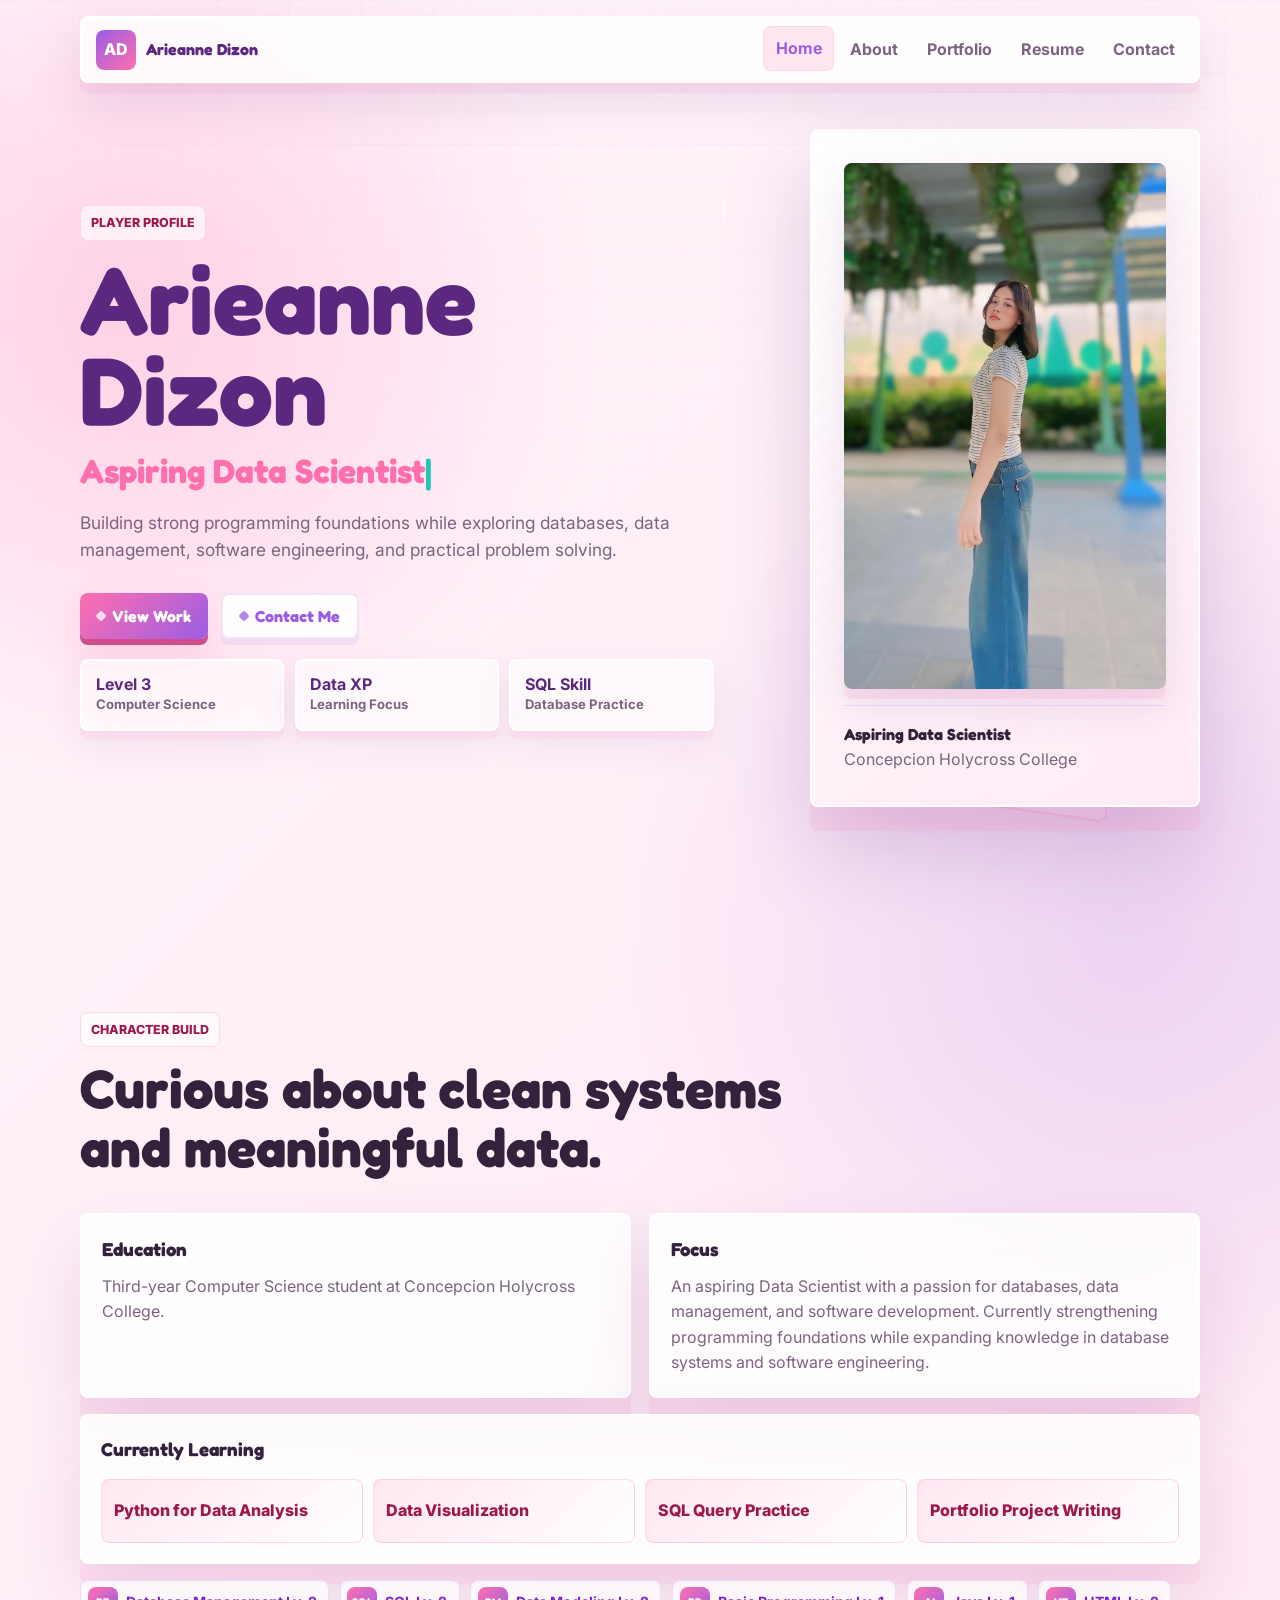
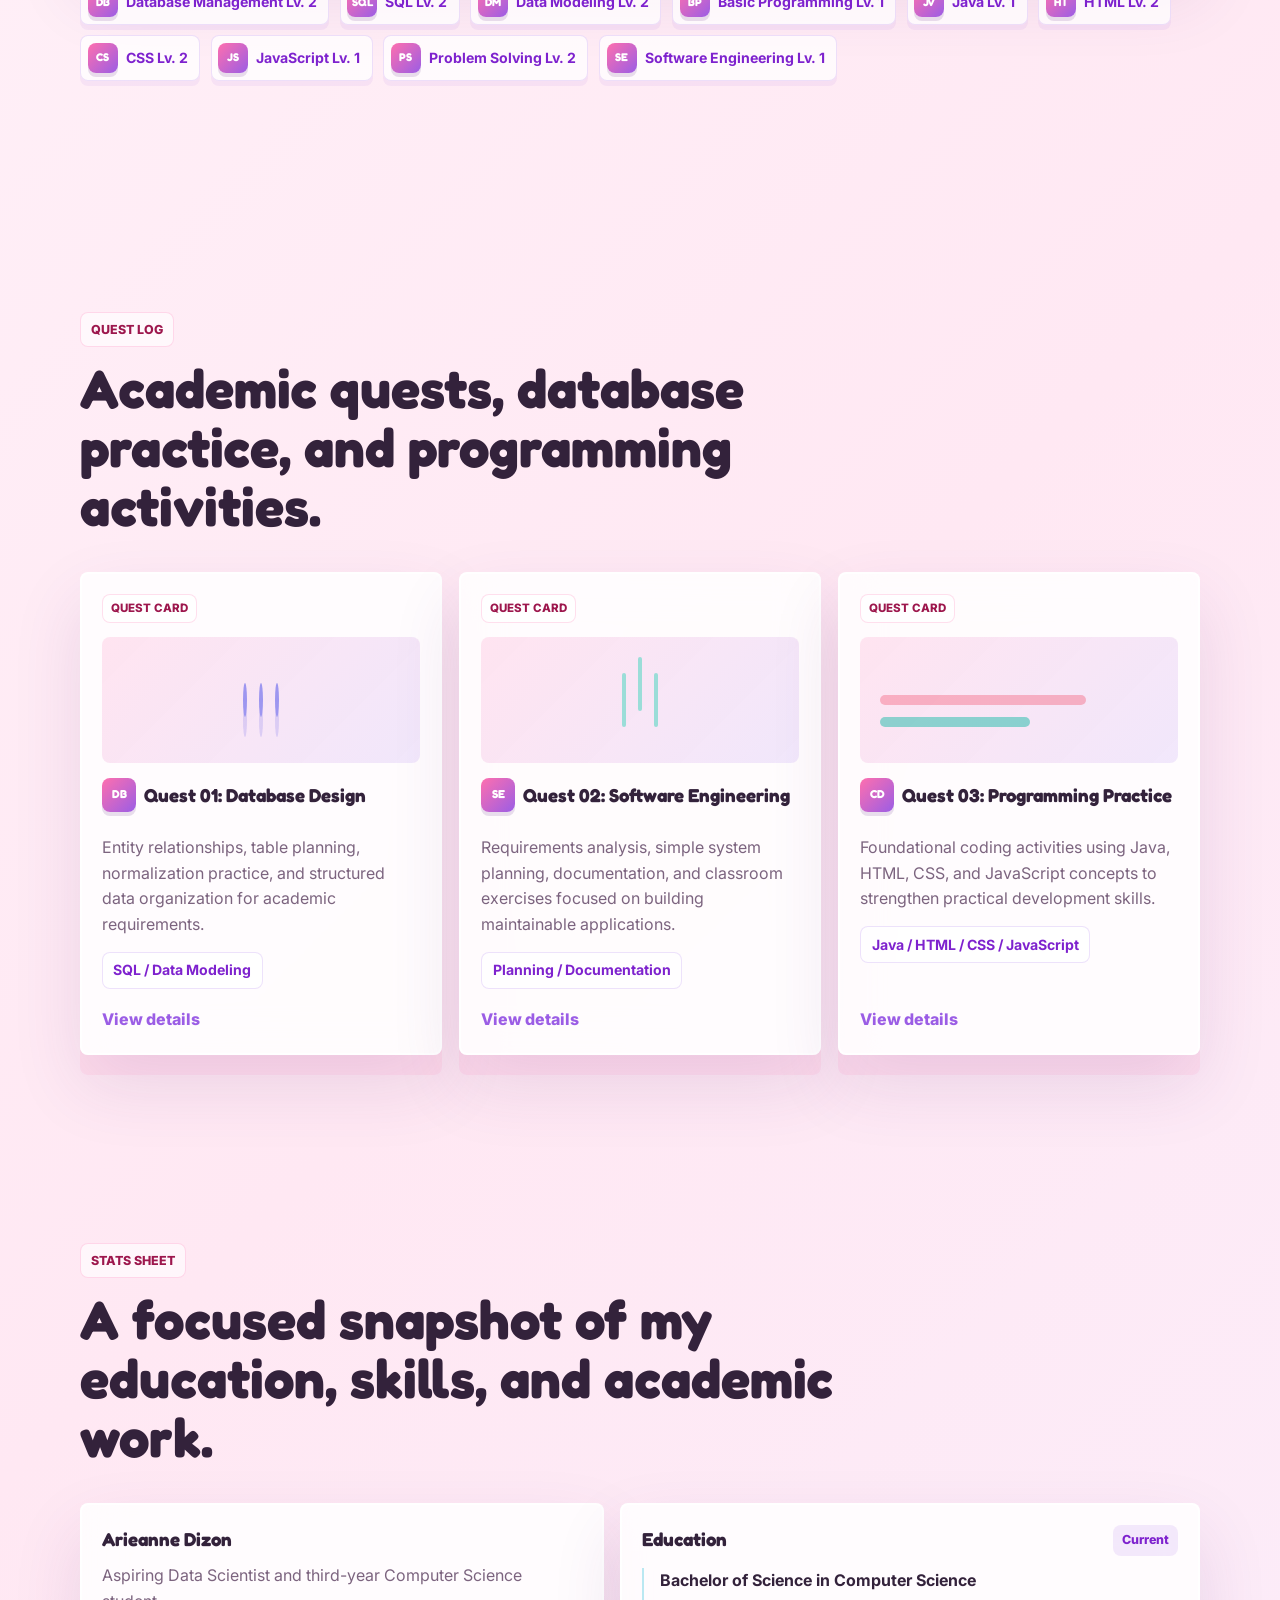
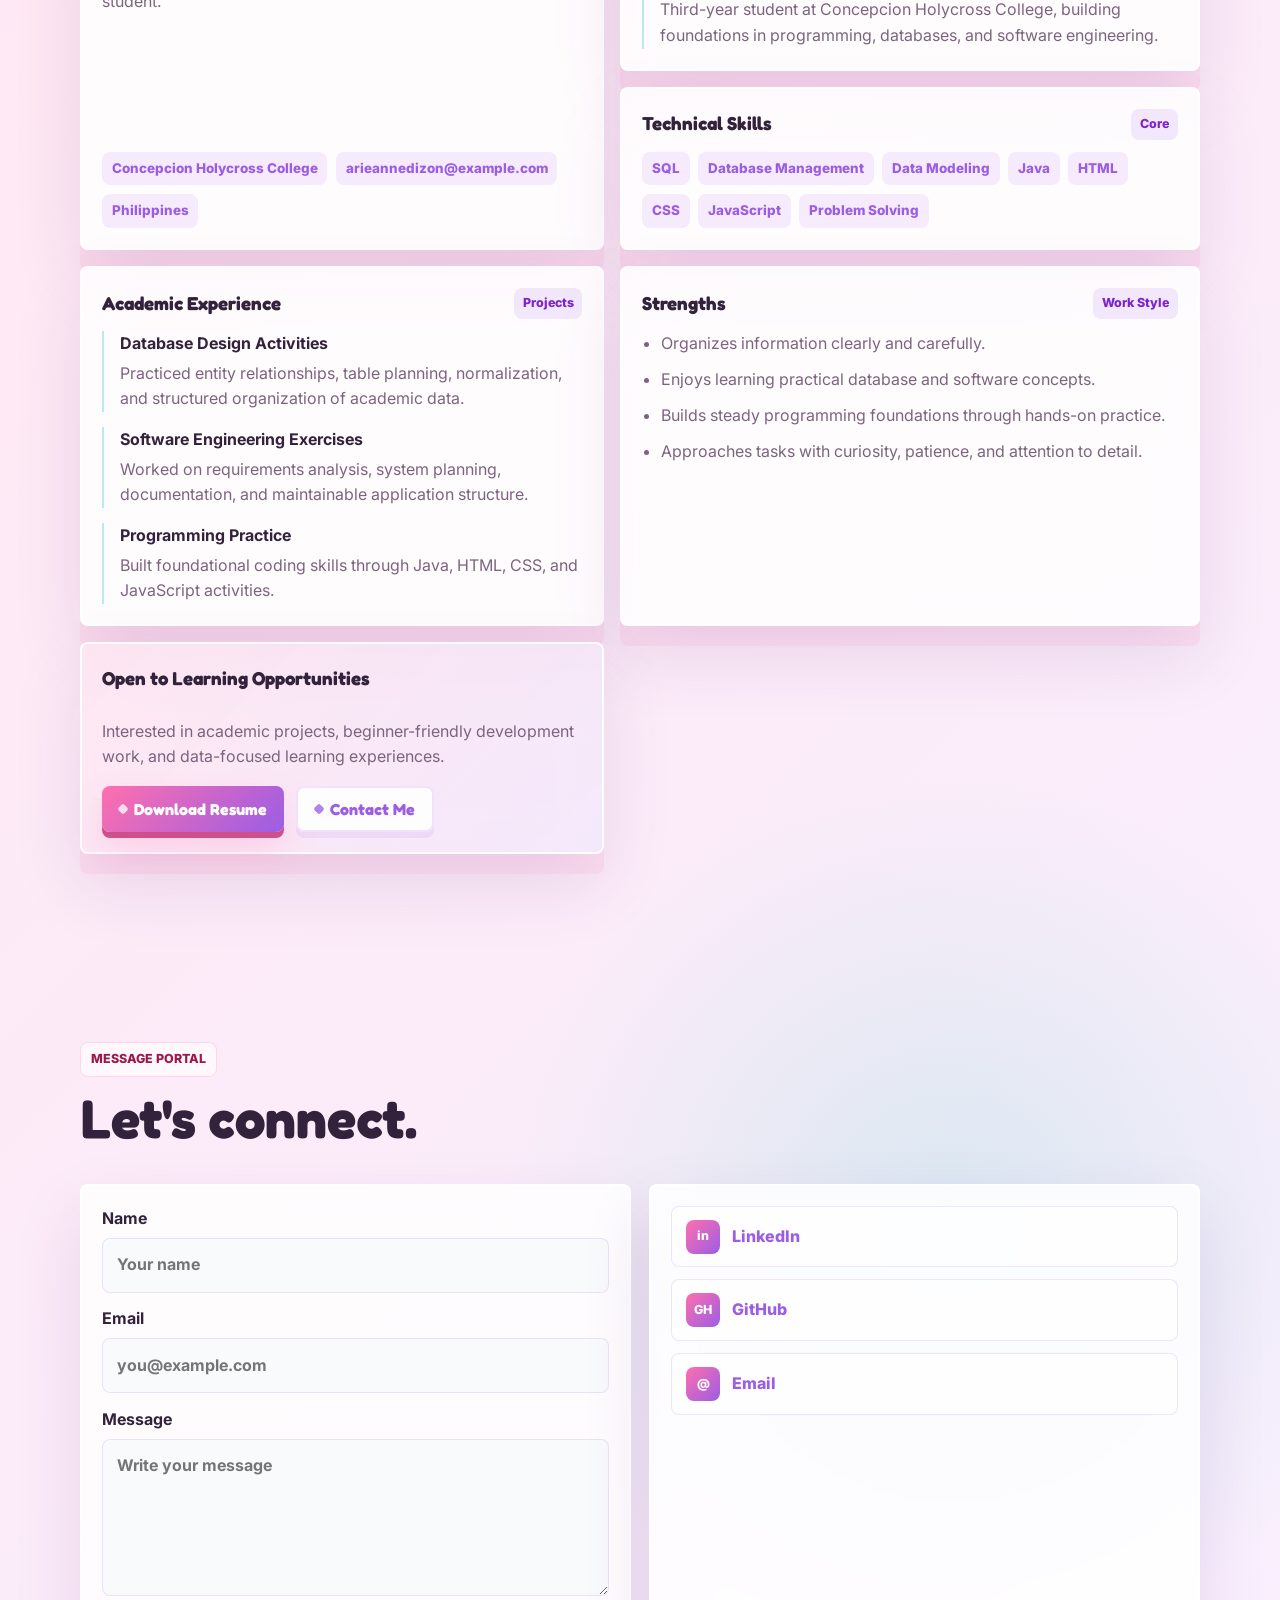
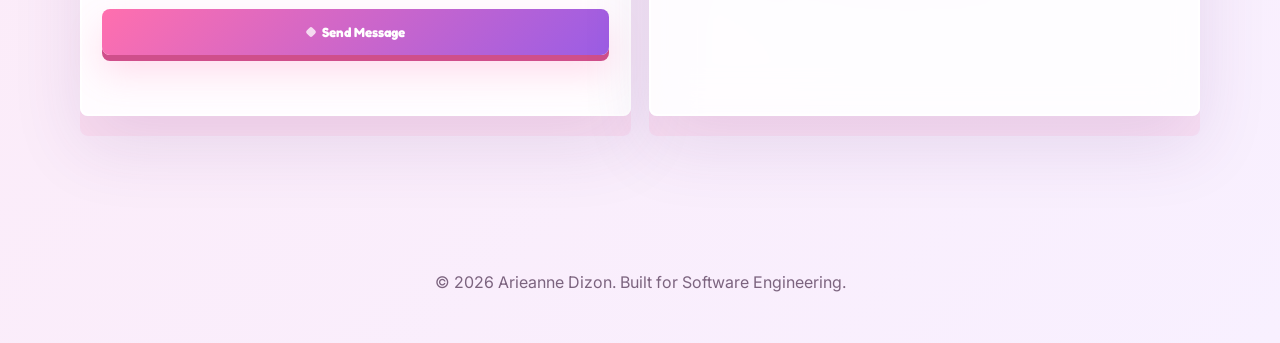
<file: index.html>
<!DOCTYPE html>
<html lang="en">
  <head>
    <meta charset="UTF-8" />
    <meta name="viewport" content="width=device-width, initial-scale=1.0" />
    <meta
      name="description"
      content="Personal portfolio of Arieanne Dizon, an aspiring Data Scientist and third-year Computer Science student."
    />
    <meta name="author" content="Arieanne Dizon" />
    <meta property="og:title" content="Arieanne Dizon | Aspiring Data Scientist" />
    <meta
      property="og:description"
      content="Computer Science student portfolio focused on databases, data management, and software engineering foundations."
    />
    <meta property="og:type" content="website" />
    <meta property="og:image" content="assets/profile-photo.jpg" />
    <meta name="twitter:card" content="summary" />
    <title>Arieanne Dizon | Aspiring Data Scientist</title>
    <link rel="preconnect" href="https://fonts.googleapis.com" />
    <link rel="preconnect" href="https://fonts.gstatic.com" crossorigin />
    <link
      href="https://fonts.googleapis.com/css2?family=Fredoka:wght@500;600;700&family=Inter:wght@400;500;600;700;800&display=swap"
      rel="stylesheet"
    />
    <link rel="stylesheet" href="styles.css" />
  </head>
  <body>
    <a class="skip-link" href="#main">Skip to content</a>

    <header class="topbar" aria-label="Primary navigation">
      <a class="topbar-brand" href="#home" aria-label="Arieanne Dizon home">
        <span aria-hidden="true">AD</span>
        <strong>Arieanne Dizon</strong>
      </a>
      <nav class="topbar-nav">
        <a href="#home" class="nav-link active">Home</a>
        <a href="#about" class="nav-link">About</a>
        <a href="#portfolio" class="nav-link">Portfolio</a>
        <a href="#resume" class="nav-link">Resume</a>
        <a href="#contact" class="nav-link">Contact</a>
      </nav>
    </header>

    <button class="menu-toggle" type="button" aria-label="Open navigation" aria-expanded="false" aria-controls="site-navigation">
      <span></span>
      <span></span>
      <span></span>
    </button>

    <aside class="sidebar" id="site-navigation" aria-label="Main navigation">
      <div class="brand">
        <div class="brand-mark" aria-hidden="true">AD</div>
        <div>
          <p>Arieanne Dizon</p>
          <span>Player Portfolio</span>
        </div>
      </div>
      <nav>
        <a href="#home" class="nav-link active">Home</a>
        <a href="#about" class="nav-link">About</a>
        <a href="#portfolio" class="nav-link">Portfolio</a>
        <a href="#resume" class="nav-link">Resume</a>
        <a href="#contact" class="nav-link">Contact</a>
      </nav>
      <div class="sidebar-note">
        <span>Quest Board</span>
        <strong>Data-focused student portfolio</strong>
      </div>
    </aside>

    <div class="overlay" aria-hidden="true"></div>

    <main id="main">
      <section class="hero section" id="home">
        <div class="hero-content reveal">
          <p class="eyebrow">Player Profile</p>
          <h1>Arieanne Dizon</h1>
          <h2><span id="typing-text">Aspiring Data Scientist</span><span class="cursor">|</span></h2>
          <p class="hero-copy">
            Building strong programming foundations while exploring databases, data
            management, software engineering, and practical problem solving.
          </p>
          <div class="hero-actions">
            <a class="btn primary" href="#portfolio">View Work</a>
            <a class="btn secondary" href="#contact">Contact Me</a>
          </div>
          <div class="hero-stats" aria-label="Portfolio highlights">
            <span><strong>Level 3</strong>Computer Science</span>
            <span><strong>Data XP</strong>Learning Focus</span>
            <span><strong>SQL Skill</strong>Database Practice</span>
          </div>
        </div>
        <div class="profile-wrap reveal">
          <div class="profile-card">
            <div class="profile-picture">
              <img
                src="assets/profile-photo.jpg"
                alt="Full-body portrait photo of Arieanne Dizon"
              />
            </div>
            <div class="profile-meta">
              <strong>Aspiring Data Scientist</strong>
              <span>Concepcion Holycross College</span>
            </div>
          </div>
        </div>
      </section>

      <section class="section about" id="about">
        <div class="section-heading reveal">
          <p class="eyebrow">Character Build</p>
          <h2>Curious about clean systems and meaningful data.</h2>
        </div>
        <div class="about-grid">
          <article class="glass-panel reveal">
            <h3>Education</h3>
            <p>Third-year Computer Science student at Concepcion Holycross College.</p>
          </article>
          <article class="glass-panel reveal">
            <h3>Focus</h3>
            <p>
              An aspiring Data Scientist with a passion for databases, data management,
              and software development. Currently strengthening programming foundations
              while expanding knowledge in database systems and software engineering.
            </p>
          </article>
        </div>
        <div class="learning-panel reveal">
          <h3>Currently Learning</h3>
          <div class="learning-grid">
            <span>Python for Data Analysis</span>
            <span>Data Visualization</span>
            <span>SQL Query Practice</span>
            <span>Portfolio Project Writing</span>
          </div>
        </div>
        <div class="skills reveal" aria-label="Skills">
          <span><b>DB</b>Database Management Lv. 2</span>
          <span><b>SQL</b>SQL Lv. 2</span>
          <span><b>DM</b>Data Modeling Lv. 2</span>
          <span><b>BP</b>Basic Programming Lv. 1</span>
          <span><b>JV</b>Java Lv. 1</span>
          <span><b>HT</b>HTML Lv. 2</span>
          <span><b>CS</b>CSS Lv. 2</span>
          <span><b>JS</b>JavaScript Lv. 1</span>
          <span><b>PS</b>Problem Solving Lv. 2</span>
          <span><b>SE</b>Software Engineering Lv. 1</span>
        </div>
      </section>

      <section class="section portfolio" id="portfolio">
        <div class="section-heading reveal">
          <p class="eyebrow">Quest Log</p>
          <h2>Academic quests, database practice, and programming activities.</h2>
        </div>
        <div class="project-grid">
          <article class="project-card reveal">
            <div class="project-visual database-visual" aria-hidden="true">
              <span></span>
              <span></span>
              <span></span>
            </div>
            <h3><span class="title-icon" aria-hidden="true">DB</span>Quest 01: Database Design</h3>
            <p>
              Entity relationships, table planning, normalization practice, and structured
              data organization for academic requirements.
            </p>
            <span class="project-tag">SQL / Data Modeling</span>
            <a class="project-link" href="#resume">View details</a>
          </article>
          <article class="project-card reveal">
            <div class="project-visual system-visual" aria-hidden="true">
              <span></span>
              <span></span>
              <span></span>
            </div>
            <h3><span class="title-icon" aria-hidden="true">SE</span>Quest 02: Software Engineering</h3>
            <p>
              Requirements analysis, simple system planning, documentation, and classroom
              exercises focused on building maintainable applications.
            </p>
            <span class="project-tag">Planning / Documentation</span>
            <a class="project-link" href="#resume">View details</a>
          </article>
          <article class="project-card reveal">
            <div class="project-visual code-visual" aria-hidden="true">
              <span></span>
              <span></span>
              <span></span>
            </div>
            <h3><span class="title-icon" aria-hidden="true">CD</span>Quest 03: Programming Practice</h3>
            <p>
              Foundational coding activities using Java, HTML, CSS, and JavaScript
              concepts to strengthen practical development skills.
            </p>
            <span class="project-tag">Java / HTML / CSS / JavaScript</span>
            <a class="project-link" href="#resume">View details</a>
          </article>
        </div>
      </section>

      <section class="section resume" id="resume">
        <div class="section-heading reveal">
          <p class="eyebrow">Stats Sheet</p>
          <h2>A focused snapshot of my education, skills, and academic work.</h2>
        </div>
        <div class="resume-layout">
          <article class="resume-panel resume-intro reveal">
            <div>
              <h3>Arieanne Dizon</h3>
              <p>Aspiring Data Scientist and third-year Computer Science student.</p>
            </div>
            <div class="resume-contact" aria-label="Resume contact details">
              <span>Concepcion Holycross College</span>
              <span>arieannedizon@example.com</span>
              <span>Philippines</span>
            </div>
          </article>

          <article class="resume-panel reveal">
            <div class="resume-heading-row">
              <h3>Education</h3>
              <span>Current</span>
            </div>
            <div class="resume-item">
              <strong>Bachelor of Science in Computer Science</strong>
              <p>Third-year student at Concepcion Holycross College, building foundations in programming, databases, and software engineering.</p>
            </div>
          </article>

          <article class="resume-panel reveal">
            <div class="resume-heading-row">
              <h3>Technical Skills</h3>
              <span>Core</span>
            </div>
            <div class="resume-tags">
              <span>SQL</span>
              <span>Database Management</span>
              <span>Data Modeling</span>
              <span>Java</span>
              <span>HTML</span>
              <span>CSS</span>
              <span>JavaScript</span>
              <span>Problem Solving</span>
            </div>
          </article>

          <article class="resume-panel reveal">
            <div class="resume-heading-row">
              <h3>Academic Experience</h3>
              <span>Projects</span>
            </div>
            <div class="resume-timeline">
              <div class="resume-item">
                <strong>Database Design Activities</strong>
                <p>Practiced entity relationships, table planning, normalization, and structured organization of academic data.</p>
              </div>
              <div class="resume-item">
                <strong>Software Engineering Exercises</strong>
                <p>Worked on requirements analysis, system planning, documentation, and maintainable application structure.</p>
              </div>
              <div class="resume-item">
                <strong>Programming Practice</strong>
                <p>Built foundational coding skills through Java, HTML, CSS, and JavaScript activities.</p>
              </div>
            </div>
          </article>

          <article class="resume-panel reveal">
            <div class="resume-heading-row">
              <h3>Strengths</h3>
              <span>Work Style</span>
            </div>
            <ul class="resume-list">
              <li>Organizes information clearly and carefully.</li>
              <li>Enjoys learning practical database and software concepts.</li>
              <li>Builds steady programming foundations through hands-on practice.</li>
              <li>Approaches tasks with curiosity, patience, and attention to detail.</li>
            </ul>
          </article>

          <article class="resume-panel resume-action reveal">
            <h3>Open to Learning Opportunities</h3>
            <p>Interested in academic projects, beginner-friendly development work, and data-focused learning experiences.</p>
            <div class="resume-actions">
              <a class="btn primary" href="assets/arieanne-dizon-resume.html" target="_blank" rel="noreferrer">Download Resume</a>
              <a class="btn secondary" href="#contact">Contact Me</a>
            </div>
          </article>
        </div>
      </section>

      <section class="section contact" id="contact">
        <div class="section-heading reveal">
          <p class="eyebrow">Message Portal</p>
          <h2>Let's connect.</h2>
        </div>
        <div class="contact-grid">
          <form class="contact-form reveal" action="https://formsubmit.co/arieannedizon@example.com" method="POST">
            <input type="hidden" name="_subject" value="New portfolio message for Arieanne Dizon" />
            <input type="hidden" name="_captcha" value="false" />
            <input type="hidden" name="_template" value="table" />
            <label>
              Name
              <input type="text" name="name" placeholder="Your name" required />
            </label>
            <label>
              Email
              <input type="email" name="email" placeholder="you@example.com" required />
            </label>
            <label>
              Message
              <textarea name="message" rows="5" placeholder="Write your message" required></textarea>
            </label>
            <button class="btn primary" type="submit">Send Message</button>
            <p class="form-status" role="status" aria-live="polite"></p>
          </form>
          <div class="social-panel reveal">
            <a href="https://www.linkedin.com/in/arieanne-dizon/" target="_blank" rel="noreferrer">
              <span>in</span>
              LinkedIn
            </a>
            <a href="https://github.com/arieannedizon" target="_blank" rel="noreferrer">
              <span>GH</span>
              GitHub
            </a>
            <a href="mailto:arieannedizon@example.com">
              <span>@</span>
              Email
            </a>
          </div>
        </div>
      </section>
    </main>

    <footer>
      <p>&copy; 2026 Arieanne Dizon. Built for Software Engineering.</p>
    </footer>

    <script src="script.js"></script>
  </body>
</html>
</file>
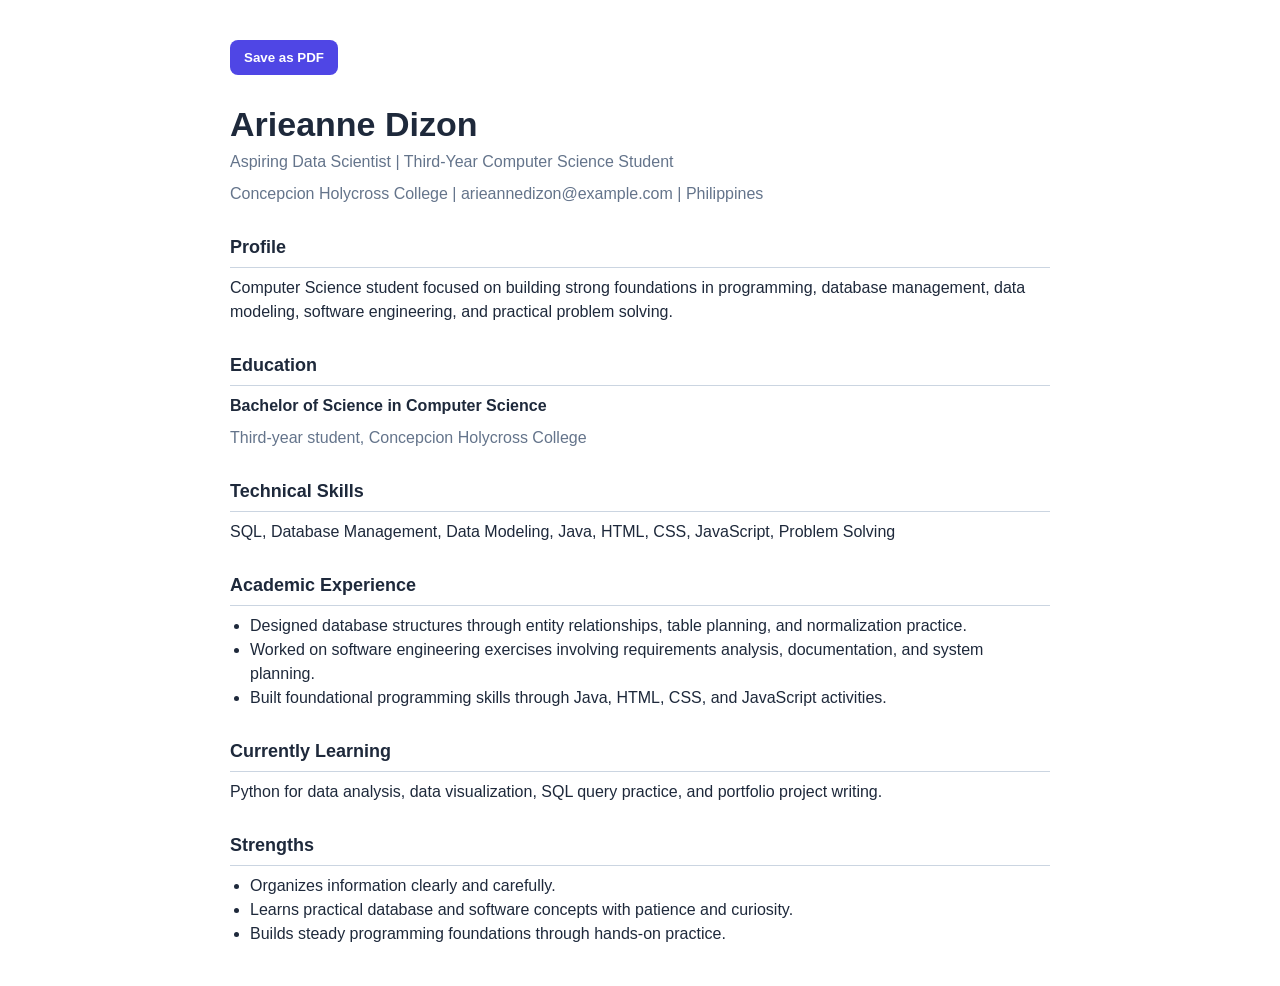
<file: assets/arieanne-dizon-resume.html>
<!DOCTYPE html>
<html lang="en">
  <head>
    <meta charset="UTF-8" />
    <meta name="viewport" content="width=device-width, initial-scale=1.0" />
    <title>Arieanne Dizon Resume</title>
    <style>
      body {
        margin: 0;
        padding: 40px;
        color: #1e293b;
        font-family: Arial, sans-serif;
        line-height: 1.5;
      }

      main {
        max-width: 820px;
        margin: 0 auto;
      }

      h1 {
        margin: 0;
        font-size: 34px;
      }

      h2 {
        margin: 28px 0 8px;
        border-bottom: 1px solid #cbd5e1;
        padding-bottom: 6px;
        font-size: 18px;
      }

      p {
        margin: 0 0 8px;
      }

      ul {
        margin: 8px 0 0;
        padding-left: 20px;
      }

      .meta,
      .muted {
        color: #64748b;
      }

      .actions {
        margin-bottom: 24px;
      }

      button {
        border: 0;
        border-radius: 8px;
        padding: 10px 14px;
        color: #ffffff;
        background: #4f46e5;
        font-weight: 700;
        cursor: pointer;
      }

      @media print {
        body {
          padding: 0;
        }

        .actions {
          display: none;
        }
      }
    </style>
  </head>
  <body>
    <main>
      <div class="actions">
        <button type="button" onclick="window.print()">Save as PDF</button>
      </div>

      <h1>Arieanne Dizon</h1>
      <p class="meta">Aspiring Data Scientist | Third-Year Computer Science Student</p>
      <p class="meta">Concepcion Holycross College | arieannedizon@example.com | Philippines</p>

      <h2>Profile</h2>
      <p>
        Computer Science student focused on building strong foundations in programming,
        database management, data modeling, software engineering, and practical problem solving.
      </p>

      <h2>Education</h2>
      <p><strong>Bachelor of Science in Computer Science</strong></p>
      <p class="muted">Third-year student, Concepcion Holycross College</p>

      <h2>Technical Skills</h2>
      <p>SQL, Database Management, Data Modeling, Java, HTML, CSS, JavaScript, Problem Solving</p>

      <h2>Academic Experience</h2>
      <ul>
        <li>Designed database structures through entity relationships, table planning, and normalization practice.</li>
        <li>Worked on software engineering exercises involving requirements analysis, documentation, and system planning.</li>
        <li>Built foundational programming skills through Java, HTML, CSS, and JavaScript activities.</li>
      </ul>

      <h2>Currently Learning</h2>
      <p>Python for data analysis, data visualization, SQL query practice, and portfolio project writing.</p>

      <h2>Strengths</h2>
      <ul>
        <li>Organizes information clearly and carefully.</li>
        <li>Learns practical database and software concepts with patience and curiosity.</li>
        <li>Builds steady programming foundations through hands-on practice.</li>
      </ul>
    </main>
  </body>
</html>
</file>
<file: styles.css>
:root {
  --primary: #9b5de5;
  --primary-dark: #5b277f;
  --secondary: #ff6fae;
  --accent: #22c6b8;
  --background: #fff6fb;
  --surface: rgba(255, 255, 255, 0.84);
  --surface-strong: rgba(255, 255, 255, 0.96);
  --text: #33223b;
  --muted: #7c647f;
  --white: #ffffff;
  --line: rgba(155, 93, 229, 0.16);
  --shadow: 0 20px 0 rgba(255, 111, 174, 0.1), 0 30px 70px rgba(91, 39, 127, 0.12);
  --shadow-strong: 0 24px 0 rgba(255, 111, 174, 0.12), 0 38px 90px rgba(91, 39, 127, 0.2);
  --radius: 8px;
}

* {
  box-sizing: border-box;
}

html {
  scroll-behavior: smooth;
}

body {
  min-height: 100vh;
  margin: 0;
  font-family: "Inter", Arial, sans-serif;
  color: var(--text);
  background:
    radial-gradient(circle at 10% 6%, rgba(255, 111, 174, 0.26), transparent 30rem),
    radial-gradient(circle at 88% 18%, rgba(155, 93, 229, 0.18), transparent 32rem),
    radial-gradient(circle at 74% 86%, rgba(34, 198, 184, 0.15), transparent 28rem),
    linear-gradient(135deg, #fff6fb 0%, #ffe8f3 48%, #f8f0ff 100%);
  line-height: 1.6;
}

body.menu-open {
  overflow: hidden;
}

body::before {
  content: "";
  position: fixed;
  inset: 0;
  z-index: -1;
  pointer-events: none;
  background-image:
    linear-gradient(rgba(155, 93, 229, 0.055) 1px, transparent 1px),
    linear-gradient(90deg, rgba(255, 111, 174, 0.055) 1px, transparent 1px);
  background-size: 36px 36px;
  mask-image: linear-gradient(to bottom, rgba(0, 0, 0, 0.8), transparent 72%);
}

a {
  color: inherit;
  text-decoration: none;
}

.skip-link {
  position: fixed;
  top: 1rem;
  left: 1rem;
  z-index: 100;
  transform: translateY(-150%);
  background: var(--text);
  color: var(--white);
  padding: 0.65rem 0.9rem;
  border-radius: var(--radius);
}

.skip-link:focus {
  transform: translateY(0);
}

.menu-toggle {
  position: fixed;
  top: 1.25rem;
  right: 1.25rem;
  z-index: 90;
  width: 46px;
  height: 46px;
  display: none;
  align-items: center;
  justify-content: center;
  border: 1px solid rgba(255, 255, 255, 0.82);
  border-radius: var(--radius);
  background: var(--surface-strong);
  box-shadow: 0 8px 0 rgba(255, 111, 174, 0.18), 0 18px 38px rgba(91, 39, 127, 0.14);
  backdrop-filter: blur(14px);
  cursor: pointer;
  transition: transform 0.2s ease, background 0.2s ease, box-shadow 0.2s ease;
}

.topbar {
  position: fixed;
  top: 1rem;
  left: 50%;
  z-index: 60;
  width: min(1120px, calc(100% - 2rem));
  min-height: 62px;
  display: flex;
  align-items: center;
  justify-content: space-between;
  gap: 1rem;
  padding: 0.55rem 0.65rem;
  border: 2px solid rgba(255, 255, 255, 0.9);
  border-radius: var(--radius);
  background: var(--surface);
  box-shadow: 0 10px 0 rgba(255, 111, 174, 0.1), 0 20px 48px rgba(91, 39, 127, 0.12);
  backdrop-filter: blur(22px);
  transform: translateX(-50%);
}

.topbar-brand,
.topbar-nav {
  display: flex;
  align-items: center;
}

.topbar-brand {
  gap: 0.65rem;
  padding-left: 0.2rem;
}

.topbar-brand strong {
  font-family: "Fredoka", "Inter", Arial, sans-serif;
  color: var(--primary-dark);
}

.topbar-brand span {
  width: 40px;
  height: 40px;
  display: grid;
  place-items: center;
  border-radius: var(--radius);
  color: var(--white);
  background: linear-gradient(135deg, var(--primary), var(--secondary));
  font-weight: 800;
}

.topbar-nav {
  gap: 0.2rem;
}

.topbar-nav .nav-link {
  padding: 0.62rem 0.8rem;
}

.topbar-nav .nav-link:hover,
.topbar-nav .nav-link.active {
  transform: translateY(-1px);
}

.menu-toggle:hover {
  transform: translateY(-2px);
  background: var(--white);
  box-shadow: 0 18px 42px rgba(30, 41, 59, 0.18);
}

.menu-toggle span {
  position: absolute;
  width: 20px;
  height: 2px;
  background: var(--text);
  border-radius: 999px;
  transition: transform 0.24s ease, opacity 0.18s ease, background 0.2s ease;
}

.menu-toggle span:nth-child(1) {
  transform: translateY(-7px);
}

.menu-toggle span:nth-child(3) {
  transform: translateY(7px);
}

.menu-toggle.open span {
  background: var(--primary);
}

.menu-toggle.open span:nth-child(1) {
  transform: rotate(45deg);
}

.menu-toggle.open span:nth-child(2) {
  opacity: 0;
}

.menu-toggle.open span:nth-child(3) {
  transform: rotate(-45deg);
}

.sidebar {
  position: fixed;
  inset: 0 auto 0 0;
  z-index: 80;
  width: min(78vw, 305px);
  padding: 1.3rem;
  display: none;
  flex-direction: column;
  gap: 2rem;
  background:
    linear-gradient(180deg, rgba(255, 255, 255, 0.94), rgba(255, 247, 250, 0.9)),
    var(--surface-strong);
  border-right: 1px solid rgba(255, 255, 255, 0.65);
  box-shadow: var(--shadow-strong);
  backdrop-filter: blur(22px);
  transform: translateX(-105%);
  transition: transform 0.28s ease, box-shadow 0.28s ease;
}

.sidebar.open {
  transform: translateX(0);
}

.brand {
  display: flex;
  align-items: center;
  gap: 0.85rem;
  margin-top: 3.9rem;
}

.brand-mark {
  width: 48px;
  height: 48px;
  display: grid;
  place-items: center;
  border-radius: var(--radius);
  color: var(--white);
  font-weight: 800;
  background: linear-gradient(135deg, var(--primary), var(--secondary));
}

.brand p,
.brand span,
.sidebar-note span,
.sidebar-note strong {
  display: block;
  margin: 0;
}

.brand p {
  font-weight: 800;
  color: var(--primary-dark);
}

.brand span,
.sidebar-note span {
  color: var(--muted);
  font-size: 0.85rem;
}

nav {
  display: grid;
  gap: 0.5rem;
}

.nav-link {
  position: relative;
  padding: 0.8rem 0.95rem;
  border-radius: var(--radius);
  color: var(--muted);
  font-weight: 700;
  transition: background 0.2s ease, color 0.2s ease, transform 0.2s ease, box-shadow 0.2s ease;
}

.nav-link:hover,
.nav-link.active {
  color: var(--primary);
  background: rgba(255, 111, 174, 0.16);
  box-shadow: inset 0 0 0 1px rgba(255, 111, 174, 0.14);
  transform: translateX(4px);
}

.sidebar-note {
  margin-top: auto;
  padding: 1rem;
  border: 1px solid var(--line);
  border-radius: var(--radius);
  background: rgba(248, 250, 252, 0.72);
}

.overlay {
  position: fixed;
  inset: 0;
  z-index: 70;
  background: rgba(15, 23, 42, 0.42);
  backdrop-filter: blur(4px);
  opacity: 0;
  pointer-events: none;
  transition: opacity 0.2s ease;
}

.overlay.show {
  opacity: 1;
  pointer-events: auto;
}

.learning-panel {
  margin-top: 1rem;
  padding: 1.25rem;
  border: 1px solid rgba(255, 255, 255, 0.82);
  border-radius: var(--radius);
  background: var(--surface);
  box-shadow: var(--shadow);
  backdrop-filter: blur(20px);
}

.learning-panel h3 {
  margin: 0 0 0.85rem;
}

.learning-grid {
  display: grid;
  grid-template-columns: repeat(4, minmax(0, 1fr));
  gap: 0.65rem;
}

.learning-grid span {
  min-height: 64px;
  display: flex;
  align-items: center;
  border: 1px solid rgba(255, 111, 174, 0.24);
  border-radius: var(--radius);
  padding: 0.75rem;
  color: #9d174d;
  background: linear-gradient(135deg, rgba(255, 111, 174, 0.15), rgba(255, 255, 255, 0.78));
  font-weight: 800;
}

main,
footer {
  width: min(1120px, calc(100% - 2rem));
  margin-inline: auto;
}

.section {
  min-height: 100vh;
  padding: 7rem 0 4.75rem;
  scroll-margin-top: 1rem;
}

.hero {
  position: relative;
  display: grid;
  grid-template-columns: minmax(0, 1.08fr) minmax(280px, 0.72fr);
  align-items: center;
  gap: clamp(2rem, 5vw, 4.5rem);
}

.hero::after {
  content: "";
  position: absolute;
  right: min(8vw, 5rem);
  bottom: 10%;
  width: 190px;
  height: 190px;
  border: 2px solid rgba(255, 111, 174, 0.18);
  border-radius: var(--radius);
  background:
    linear-gradient(135deg, rgba(255, 111, 174, 0.12), transparent),
    rgba(255, 255, 255, 0.22);
  transform: rotate(8deg);
  z-index: -1;
}

.eyebrow {
  margin: 0 0 0.75rem;
  width: fit-content;
  padding: 0.42rem 0.62rem;
  border: 1px solid rgba(255, 111, 174, 0.24);
  border-radius: var(--radius);
  color: #9d174d;
  background: rgba(255, 255, 255, 0.62);
  font-size: 0.78rem;
  font-weight: 800;
  letter-spacing: 0;
  text-transform: uppercase;
}

h1,
h2,
h3,
p {
  overflow-wrap: anywhere;
}

h1 {
  margin: 0;
  font-size: clamp(2.85rem, 8vw, 6rem);
  line-height: 0.95;
  letter-spacing: 0;
  font-family: "Fredoka", "Inter", Arial, sans-serif;
  color: var(--primary-dark);
}

.hero h2 {
  min-height: 2.6rem;
  margin: 1rem 0;
  color: var(--secondary);
  font-family: "Fredoka", "Inter", Arial, sans-serif;
  font-size: clamp(1.3rem, 3vw, 2.1rem);
  line-height: 1.2;
}

.cursor {
  color: var(--accent);
  animation: blink 0.75s step-end infinite;
}

.hero-copy {
  max-width: 650px;
  margin: 0 0 1.8rem;
  color: var(--muted);
  font-size: 1.08rem;
}

.hero-actions {
  display: flex;
  flex-wrap: wrap;
  gap: 0.85rem;
}

.hero-stats {
  width: min(100%, 640px);
  display: grid;
  grid-template-columns: repeat(3, minmax(0, 1fr));
  gap: 0.65rem;
  margin-top: 1.25rem;
}

.hero-stats span {
  min-height: 72px;
  display: flex;
  flex-direction: column;
  justify-content: center;
  padding: 0.85rem;
  border: 2px solid rgba(255, 255, 255, 0.9);
  border-radius: var(--radius);
  color: var(--muted);
  background: rgba(255, 255, 255, 0.58);
  box-shadow: 0 8px 0 rgba(255, 111, 174, 0.08), 0 14px 42px rgba(91, 39, 127, 0.08);
  backdrop-filter: blur(16px);
  font-size: 0.82rem;
  font-weight: 700;
}

.hero-stats strong {
  display: block;
  color: var(--primary-dark);
  font-size: 1rem;
  line-height: 1.2;
}

.btn {
  display: inline-flex;
  align-items: center;
  justify-content: center;
  gap: 0.45rem;
  min-height: 46px;
  padding: 0.78rem 1.05rem;
  border: 0;
  border-radius: var(--radius);
  font-weight: 800;
  font-family: "Fredoka", "Inter", Arial, sans-serif;
  line-height: 1;
  cursor: pointer;
  transition: transform 0.2s ease, box-shadow 0.2s ease, background 0.2s ease, border-color 0.2s ease;
}

.btn::before {
  content: "";
  width: 0.5rem;
  height: 0.5rem;
  display: inline-block;
  border-radius: 2px;
  background: currentColor;
  opacity: 0.76;
  transform: rotate(45deg);
}

.btn:hover {
  transform: translateY(-3px);
}

.btn.primary {
  color: var(--white);
  background: linear-gradient(135deg, var(--secondary), var(--primary));
  box-shadow: 0 6px 0 #cf4f8b, 0 18px 34px rgba(255, 111, 174, 0.22);
}

.btn.secondary {
  color: var(--primary);
  background: rgba(255, 255, 255, 0.9);
  border: 2px solid rgba(155, 93, 229, 0.16);
  box-shadow: 0 6px 0 rgba(155, 93, 229, 0.1);
}

.btn.secondary:hover {
  border-color: rgba(239, 95, 134, 0.28);
  box-shadow: 0 16px 34px rgba(49, 46, 129, 0.1);
}

.profile-card,
.glass-panel,
.project-card,
.resume-panel,
.contact-form,
.social-panel {
  border: 2px solid rgba(255, 255, 255, 0.9);
  border-radius: var(--radius);
  background: var(--surface);
  box-shadow: var(--shadow);
  backdrop-filter: blur(20px);
}

.profile-card {
  padding: clamp(1.2rem, 4vw, 2rem);
  background:
    linear-gradient(145deg, rgba(255, 255, 255, 0.96), rgba(255, 231, 243, 0.8)),
    var(--surface);
  box-shadow: var(--shadow-strong);
}

.profile-wrap {
  width: 100%;
  max-width: 390px;
  margin-left: auto;
}

.profile-picture {
  aspect-ratio: 3 / 4.9;
  position: relative;
  overflow: hidden;
  border-radius: var(--radius);
  background:
    linear-gradient(145deg, rgba(255, 111, 174, 0.16), rgba(155, 93, 229, 0.12)),
    #fff7f7;
  box-shadow:
    inset 0 0 0 10px rgba(255, 255, 255, 0.82),
    0 10px 0 rgba(255, 111, 174, 0.12),
    0 18px 45px rgba(91, 39, 127, 0.12);
}

.profile-picture img {
  width: 100%;
  height: 100%;
  display: block;
  object-fit: cover;
  object-position: center center;
}

.profile-meta {
  margin-top: 1rem;
  padding-top: 1rem;
  border-top: 1px solid var(--line);
}

.profile-meta strong,
.profile-meta span {
  display: block;
}

.profile-meta strong,
.section-heading h2,
.glass-panel h3,
.project-card h3,
.resume-panel h3,
.learning-panel h3 {
  font-family: "Fredoka", "Inter", Arial, sans-serif;
}

.profile-meta span {
  color: var(--muted);
}

.section-heading {
  max-width: 760px;
  margin-bottom: 2.25rem;
}

.section-heading h2 {
  margin: 0;
  font-size: clamp(2rem, 5vw, 3.4rem);
  line-height: 1.08;
}

.about-grid,
.contact-grid {
  display: grid;
  grid-template-columns: repeat(2, minmax(0, 1fr));
  gap: 1.1rem;
}

.glass-panel,
.project-card,
.resume-panel,
.contact-form,
.social-panel {
  padding: 1.25rem;
}

.glass-panel,
.resume-panel,
.contact-form,
.social-panel {
  transition: transform 0.22s ease, border-color 0.22s ease, box-shadow 0.22s ease;
}

.glass-panel:hover,
.resume-panel:hover,
.contact-form:hover,
.social-panel:hover {
  transform: translateY(-4px);
  border-color: rgba(255, 111, 174, 0.32);
  box-shadow: 0 12px 0 rgba(255, 111, 174, 0.1), 0 26px 72px rgba(91, 39, 127, 0.14);
}

.glass-panel h3,
.project-card h3,
.resume-panel h3 {
  margin: 0 0 0.55rem;
}

.project-card h3 {
  display: flex;
  align-items: center;
  line-height: 1.18;
}

.glass-panel p,
.project-card p,
.resume-panel p {
  margin: 0;
  color: var(--muted);
}

.skills {
  display: flex;
  flex-wrap: wrap;
  gap: 0.65rem;
  margin-top: 1rem;
}

.skills span,
.project-tag {
  display: inline-flex;
  align-items: center;
  gap: 0.5rem;
  min-height: 34px;
  padding: 0.4rem 0.65rem;
  border-radius: var(--radius);
  color: #7e22ce;
  background: rgba(255, 255, 255, 0.74);
  border: 1px solid rgba(155, 93, 229, 0.18);
  font-size: 0.88rem;
  font-weight: 700;
}

.skills span {
  min-height: 42px;
  padding: 0.42rem 0.72rem 0.42rem 0.42rem;
  box-shadow: 0 5px 0 rgba(155, 93, 229, 0.08);
}

.skills b,
.title-icon {
  display: inline-grid;
  place-items: center;
  border-radius: var(--radius);
  color: var(--white);
  background: linear-gradient(135deg, var(--secondary), var(--primary));
  font-family: "Fredoka", "Inter", Arial, sans-serif;
  line-height: 1;
  box-shadow: 0 4px 0 rgba(91, 39, 127, 0.14);
}

.skills b {
  width: 30px;
  height: 30px;
  flex: 0 0 30px;
  font-size: 0.7rem;
}

.title-icon {
  width: 34px;
  height: 34px;
  margin-right: 0.5rem;
  flex: 0 0 34px;
  font-size: 0.72rem;
}

.project-grid {
  display: grid;
  grid-template-columns: repeat(3, minmax(0, 1fr));
  gap: 1.1rem;
}

.project-card {
  position: relative;
  min-height: 305px;
  display: flex;
  flex-direction: column;
  gap: 0.9rem;
  transition: transform 0.22s ease, box-shadow 0.22s ease, border-color 0.22s ease;
}

.project-card::before {
  content: "Quest Card";
  width: fit-content;
  padding: 0.28rem 0.5rem;
  border: 1px solid rgba(255, 111, 174, 0.22);
  border-radius: var(--radius);
  color: #9d174d;
  background: rgba(255, 255, 255, 0.76);
  font-size: 0.72rem;
  font-weight: 800;
  text-transform: uppercase;
}

.project-card:hover {
  transform: translateY(-8px);
  border-color: rgba(255, 111, 174, 0.42);
  box-shadow: 0 14px 0 rgba(255, 111, 174, 0.12), 0 28px 80px rgba(155, 93, 229, 0.16);
}

.project-visual {
  min-height: 126px;
  display: flex;
  align-items: center;
  justify-content: center;
  gap: 0.75rem;
  border-radius: var(--radius);
  overflow: hidden;
  background:
    linear-gradient(135deg, rgba(255, 111, 174, 0.18), rgba(155, 93, 229, 0.14)),
    rgba(255, 255, 255, 0.52);
}

.database-visual span {
  width: 58px;
  height: 34px;
  border-radius: 50%;
  border: 2px solid rgba(79, 70, 229, 0.55);
  background: rgba(255, 255, 255, 0.72);
  box-shadow: 0 20px 0 rgba(79, 70, 229, 0.16);
}

.system-visual span {
  width: 54px;
  height: 54px;
  border: 2px solid rgba(20, 184, 166, 0.42);
  border-radius: var(--radius);
  background: rgba(255, 255, 255, 0.72);
}

.system-visual span:nth-child(2) {
  transform: translateY(-16px);
}

.code-visual {
  flex-direction: column;
  align-items: stretch;
  padding: 1.25rem;
}

.code-visual span {
  height: 10px;
  border-radius: 999px;
  background: rgba(79, 70, 229, 0.38);
}

.code-visual span:nth-child(2) {
  width: 74%;
  background: rgba(244, 114, 140, 0.48);
}

.code-visual span:nth-child(3) {
  width: 54%;
  background: rgba(20, 184, 166, 0.48);
}

.project-card span {
  width: fit-content;
}

.project-link {
  width: fit-content;
  margin-top: auto;
  padding-top: 0.25rem;
  color: var(--primary);
  font-weight: 800;
  transition: color 0.2s ease, transform 0.2s ease;
}

.project-link:hover {
  color: var(--secondary);
  transform: translateX(4px);
}

.resume-layout {
  display: grid;
  grid-template-columns: minmax(0, 0.95fr) minmax(0, 1.05fr);
  gap: 1rem;
}

.resume-intro,
.resume-action {
  display: flex;
  flex-direction: column;
  justify-content: space-between;
  gap: 1rem;
}

.resume-intro {
  grid-row: span 2;
}

.resume-action {
  background:
    linear-gradient(135deg, rgba(255, 111, 174, 0.13), rgba(155, 93, 229, 0.11)),
    rgba(255, 255, 255, 0.72);
}

.resume-heading-row {
  display: flex;
  align-items: center;
  justify-content: space-between;
  gap: 1rem;
  margin-bottom: 0.75rem;
}

.resume-heading-row h3 {
  margin: 0;
}

.resume-heading-row span {
  flex: 0 0 auto;
  padding: 0.35rem 0.55rem;
  border-radius: var(--radius);
  color: #7e22ce;
  background: rgba(155, 93, 229, 0.12);
  font-size: 0.78rem;
  font-weight: 800;
}

.resume-contact,
.resume-tags {
  display: flex;
  flex-wrap: wrap;
  gap: 0.55rem;
}

.resume-contact span,
.resume-tags span {
  display: inline-flex;
  align-items: center;
  min-height: 32px;
  padding: 0.38rem 0.6rem;
  border-radius: var(--radius);
  color: var(--primary);
  background: rgba(155, 93, 229, 0.1);
  font-size: 0.84rem;
  font-weight: 800;
}

.resume-timeline {
  display: grid;
  gap: 0.95rem;
}

.resume-item {
  position: relative;
  padding-left: 1rem;
  border-left: 2px solid rgba(6, 182, 212, 0.28);
}

.resume-item strong {
  display: block;
  margin-bottom: 0.25rem;
}

.resume-list {
  display: grid;
  gap: 0.65rem;
  margin: 0;
  padding-left: 1.15rem;
  color: var(--muted);
}

.resume-action .btn {
  width: fit-content;
}

.resume-actions {
  display: flex;
  flex-wrap: wrap;
  gap: 0.75rem;
}

.contact-form {
  display: grid;
  gap: 0.85rem;
}

label {
  display: grid;
  gap: 0.4rem;
  color: var(--text);
  font-weight: 700;
}

input,
textarea {
  width: 100%;
  border: 1px solid var(--line);
  border-radius: var(--radius);
  padding: 0.85rem 0.9rem;
  color: var(--text);
  background: rgba(248, 250, 252, 0.84);
  font: inherit;
  outline: none;
}

input[type="hidden"] {
  display: none;
}

input:focus,
textarea:focus {
  border-color: var(--secondary);
  box-shadow: 0 0 0 4px rgba(255, 111, 174, 0.16);
}

textarea {
  resize: vertical;
}

.form-status {
  min-height: 1.6rem;
  margin: 0;
  color: var(--accent);
  font-weight: 700;
}

.form-status.error {
  color: #dc2626;
}

.form-status.success {
  color: var(--accent);
}

.social-panel {
  display: grid;
  align-content: start;
  gap: 0.75rem;
}

.social-panel a {
  min-height: 58px;
  display: flex;
  align-items: center;
  gap: 0.75rem;
  padding: 0.8rem 0.9rem;
  border: 1px solid var(--line);
  border-radius: var(--radius);
  color: var(--primary);
  background: rgba(255, 255, 255, 0.64);
  font-weight: 800;
  transition: transform 0.2s ease, background 0.2s ease, border-color 0.2s ease;
}

.social-panel a span {
  width: 34px;
  height: 34px;
  display: grid;
  place-items: center;
  flex: 0 0 34px;
  border-radius: var(--radius);
  color: var(--white);
  background: linear-gradient(135deg, var(--secondary), var(--primary));
  font-size: 0.78rem;
  line-height: 1;
}

.social-panel a:hover {
  transform: translateX(4px);
  background: rgba(255, 111, 174, 0.12);
  border-color: rgba(255, 111, 174, 0.24);
}

@media print {
  .topbar,
  .menu-toggle,
  .sidebar,
  .overlay,
  .hero,
  .about,
  .portfolio,
  .contact,
  footer {
    display: none !important;
  }

  body {
    background: #ffffff;
  }

  main,
  footer {
    width: 100%;
  }

  .resume {
    min-height: auto;
    padding: 0;
  }

  .resume-panel {
    box-shadow: none;
    break-inside: avoid;
  }
}

footer {
  padding: 1.5rem 0 2rem;
  color: var(--muted);
  text-align: center;
}

.reveal {
  opacity: 0;
  transform: translateY(22px);
  transition: opacity 0.7s ease, transform 0.7s ease;
}

.reveal.visible {
  opacity: 1;
  transform: translateY(0);
}

.project-card:nth-child(2),
.resume-panel:nth-child(2),
.social-panel {
  transition-delay: 0.06s;
}

.project-card:nth-child(3),
.resume-panel:nth-child(3) {
  transition-delay: 0.12s;
}

@keyframes blink {
  50% {
    opacity: 0;
  }
}

@media (prefers-reduced-motion: reduce) {
  *,
  *::before,
  *::after {
    animation-duration: 0.01ms !important;
    animation-iteration-count: 1 !important;
    scroll-behavior: auto !important;
    transition-duration: 0.01ms !important;
  }
}

@media (max-width: 1020px) {
  main,
  footer {
    width: min(100% - 2rem, 840px);
  }

  .hero {
    grid-template-columns: minmax(0, 1fr) minmax(260px, 0.55fr);
    gap: 2rem;
  }

  .project-grid {
    grid-template-columns: repeat(2, minmax(0, 1fr));
  }

  .learning-grid {
    grid-template-columns: repeat(2, minmax(0, 1fr));
  }
}

@media (max-width: 820px) {
  .topbar {
    display: none;
  }

  .menu-toggle {
    display: flex;
  }

  .sidebar {
    display: flex;
  }

  .hero::after {
    display: none;
  }

  main,
  footer {
    width: min(100% - 1.5rem, 680px);
  }

  .section {
    min-height: auto;
    padding: 4.75rem 0 3.25rem;
  }

  .hero,
  .about-grid,
  .contact-grid,
  .resume-layout,
  .project-grid {
    grid-template-columns: 1fr;
  }

  .hero {
    min-height: 100svh;
    align-content: center;
    gap: 1.35rem;
    padding-top: 5.75rem;
    text-align: center;
  }

  .hero-copy {
    margin-inline: auto;
    font-size: 1rem;
  }

  .hero-stats {
    width: 100%;
    max-width: 520px;
    grid-template-columns: repeat(3, minmax(0, 1fr));
    margin-inline: auto;
  }

  .hero-stats span {
    min-height: 68px;
    text-align: left;
  }

  .profile-wrap {
    order: -1;
    max-width: min(330px, 100%);
    margin-inline: auto;
  }

  .hero-actions .btn {
    flex: 1 1 150px;
  }

  .profile-card {
    padding: 1rem;
  }

  .profile-picture {
    max-width: 300px;
    margin-inline: auto;
  }

  .profile-meta {
    text-align: center;
  }

  .section-heading {
    margin-bottom: 1.35rem;
    text-align: center;
  }

  .section-heading .eyebrow,
  .hero-content .eyebrow {
    margin-inline: auto;
  }

  .skills {
    justify-content: center;
  }

  .project-card {
    min-height: auto;
  }

  .contact-form,
  .social-panel,
  .glass-panel,
  .project-card,
  .resume-panel {
    padding: 1rem;
  }

  .resume-intro {
    grid-row: auto;
  }

  .resume-action .btn {
    width: 100%;
  }

  .resume-actions {
    display: grid;
    grid-template-columns: 1fr;
  }
}

@media (max-width: 480px) {
  body {
    background:
      radial-gradient(circle at top left, rgba(255, 111, 174, 0.22), transparent 22rem),
      radial-gradient(circle at bottom right, rgba(155, 93, 229, 0.16), transparent 18rem),
      linear-gradient(135deg, #fff6fb 0%, #ffe8f3 58%, #f8f0ff 100%);
  }

  .menu-toggle {
    top: 0.85rem;
    right: 0.85rem;
    width: 42px;
    height: 42px;
  }

  .sidebar {
    width: min(88vw, 330px);
    height: 100svh;
    padding: 1rem;
    gap: 1.35rem;
    overflow-y: auto;
  }

  .brand {
    margin-top: 3.35rem;
    gap: 0.7rem;
  }

  .brand-mark {
    width: 42px;
    height: 42px;
    flex: 0 0 42px;
  }

  .nav-link {
    padding: 0.9rem;
  }

  main,
  footer {
    width: min(100% - 1rem, 430px);
  }

  .section {
    padding: 3.8rem 0 2.7rem;
  }

  .hero {
    padding-top: 4.85rem;
    gap: 1rem;
  }

  h1 {
    font-size: clamp(2.15rem, 13vw, 2.85rem);
    line-height: 1;
  }

  .hero h2 {
    min-height: 2.15rem;
    margin: 0.75rem 0;
    font-size: clamp(1.05rem, 6vw, 1.35rem);
  }

  .hero-copy {
    margin-bottom: 1.2rem;
    font-size: 0.96rem;
  }

  .hero-actions {
    display: grid;
    grid-template-columns: 1fr;
    gap: 0.7rem;
  }

  .hero-stats {
    grid-template-columns: 1fr;
    gap: 0.55rem;
  }

  .hero-stats span {
    min-height: 56px;
    text-align: center;
  }

  .btn {
    width: 100%;
    min-height: 44px;
  }

  .profile-wrap {
    max-width: min(100%, 270px);
  }

  .profile-card {
    padding: 0.8rem;
  }

  .profile-picture {
    max-width: 245px;
  }

  .section-heading h2 {
    font-size: clamp(1.55rem, 9vw, 1.9rem);
    line-height: 1.12;
  }

  .eyebrow {
    font-size: 0.72rem;
  }

  .skills {
    gap: 0.5rem;
  }

  .learning-panel {
    padding: 1rem;
  }

  .learning-grid {
    grid-template-columns: 1fr;
  }

  .learning-grid span {
    min-height: 50px;
  }

  .skills span,
  .project-tag,
  .resume-contact span,
  .resume-tags span {
    min-height: 32px;
    font-size: 0.8rem;
  }

  .resume-heading-row {
    align-items: flex-start;
    flex-direction: column;
    gap: 0.5rem;
  }

  input,
  textarea {
    padding: 0.78rem 0.8rem;
  }

footer {
    font-size: 0.88rem;
  }
}
</file>
